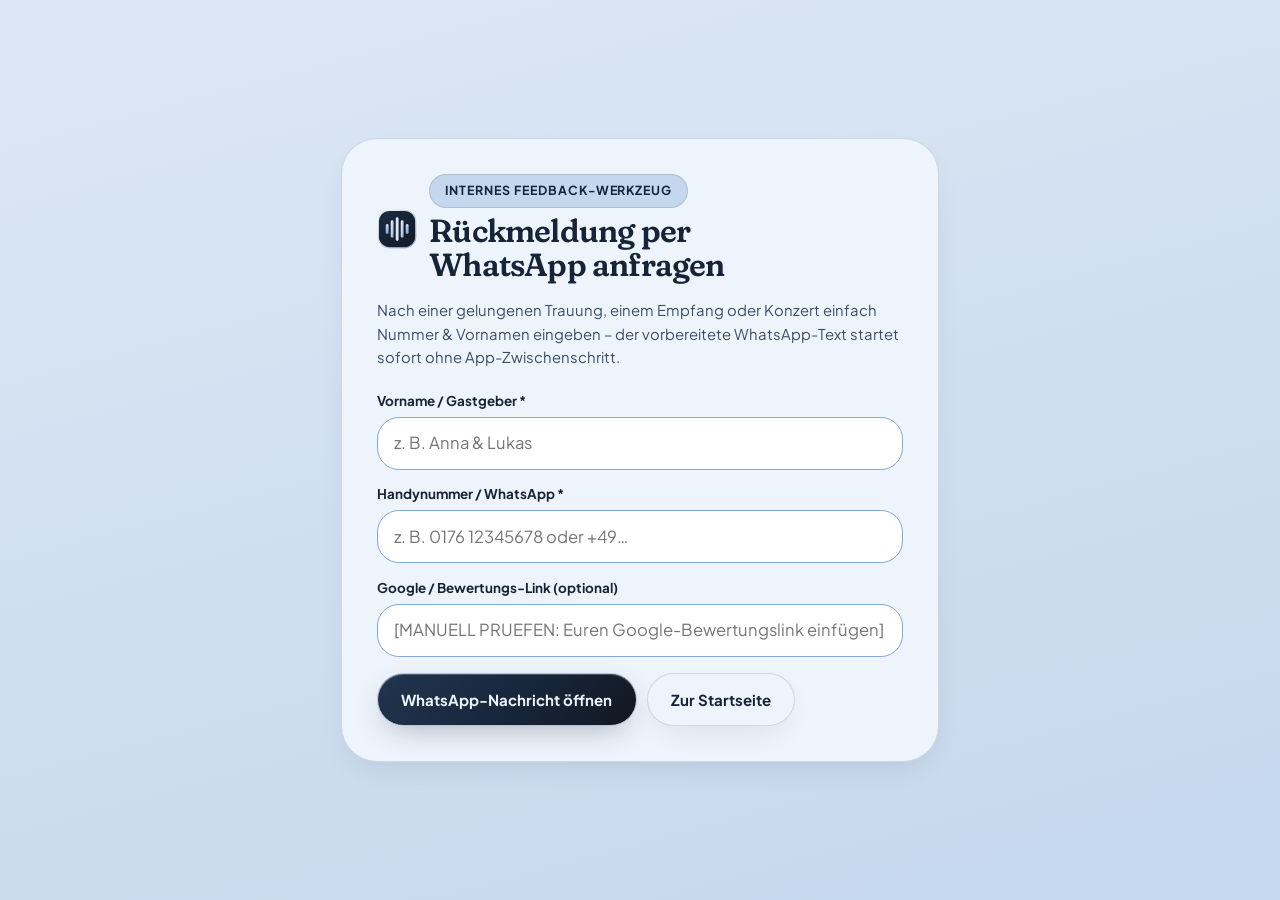
<file: bewertung.html>
<!DOCTYPE html>
<html lang="de">
<head>
  <meta charset="UTF-8" />
  <meta name="viewport" content="width=device-width, initial-scale=1.0" />
  <title>Feedback einholen – five elements (Intern)</title>
  <meta name="robots" content="noindex, nofollow" />
  <link rel="icon" type="image/svg+xml" href="/favicon.svg" />
  <link rel="preconnect" href="https://fonts.googleapis.com" />
  <link rel="preconnect" href="https://fonts.gstatic.com" crossorigin />
  <link href="https://fonts.googleapis.com/css2?family=Fraunces:opsz,SOFT,wght@9..144,100,600..700&family=Plus+Jakarta+Sans:wght@400;600;700&display=swap" rel="stylesheet" />
  <link rel="stylesheet" href="/style.css" />
</head>
<body class="section-periwinkle" style="min-height:100dvh; display:flex; align-items:center; padding-block:2rem;">
  <main class="container" style="max-width:680px;">
    <section class="wizard-card">
      <div style="display:flex; align-items:center; gap:0.75rem; margin-bottom:1rem;">
        <img src="/favicon.svg" alt="five elements Signet" width="40" height="40" style="border-radius:12px;" />
        <div>
          <span class="eyebrow">Internes Feedback-Werkzeug</span>
          <h1 class="display-title" style="font-size:clamp(1.4rem, 3vw, 2rem); color:var(--fe-midnight); margin-top:0.35rem;">
            Rückmeldung per WhatsApp anfragen
          </h1>
        </div>
      </div>

      <p style="margin:0 0 1.25rem; color:var(--fe-ink-muted); font-size:0.93rem;">
        Nach einer gelungenen Trauung, einem Empfang oder Konzert einfach Nummer &amp; Vornamen eingeben – der vorbereitete WhatsApp-Text startet sofort ohne App-Zwischenschritt.
      </p>

      <form id="reviewHelperForm" novalidate>
        <div class="form-field">
          <label for="customerName">Vorname / Gastgeber *</label>
          <input type="text" id="customerName" placeholder="z. B. Anna &amp; Lukas" required />
        </div>
        <div class="form-field">
          <label for="customerPhone">Handynummer / WhatsApp *</label>
          <input type="tel" id="customerPhone" inputmode="tel" placeholder="z. B. 0176 12345678 oder +49…" required />
        </div>
        <div class="form-field">
          <label for="reviewLinkInput">Google / Bewertungs-Link (optional)</label>
          <input type="url" id="reviewLinkInput" placeholder="[MANUELL PRUEFEN: Euren Google-Bewertungslink einfügen]" />
        </div>

        <div style="display:flex; flex-wrap:wrap; gap:0.65rem; margin-top:1rem;">
          <button type="submit" class="btn btn-primary">WhatsApp-Nachricht öffnen</button>
          <a href="/" class="btn btn-pastel">Zur Startseite</a>
        </div>
      </form>

      <div id="reviewStatusBox" class="form-feedback" hidden></div>
    </section>
  </main>
  <script defer src="/assets/js/bewertung.js"></script>
</body>
</html>
</file>
<file: style.css>
/* ==========================================================================
   five elements – DAS 5-STIMMEN A-CAPPELLA-ENSEMBLE
   Design-System & Stylesheet (v8.0 Bespoke Pastel-Silver Craft Edition)
   Farbwelt: Matte Pastell-Blautöne · Schiefer-Anthrazit · Gebürstetes Silber-Metallic
   ========================================================================== */

/* === 1. RESET & LENIS GUARD === */
html {
  box-sizing: border-box;
  scroll-behavior: auto !important;
  -webkit-text-size-adjust: 100%;
}

*,
*::before,
*::after {
  box-sizing: inherit;
}

body {
  margin: 0;
  padding: 0;
  overflow-x: hidden;
  background-color: var(--fe-canvas);
  color: var(--fe-ink);
  font-family: var(--font-body);
  font-size: var(--text-body);
  line-height: 1.58;
  -webkit-font-smoothing: antialiased;
  -moz-osx-font-smoothing: grayscale;
}

main {
  overflow-x: clip;
}

img,
svg,
canvas {
  display: block;
  max-width: 100%;
}

button,
input,
select,
textarea {
  font: inherit;
  color: inherit;
}

/* === 2. DESIGN TOKENS === */
:root {
  /* Matte Pastell-Blautöne & Frosted Layers */
  --fe-canvas: hsl(212, 54%, 91%);
  /* #dce8f5 */
  --fe-canvas-deep: hsl(212, 52%, 85%);
  /* #c4daf0 */
  --fe-surface: hsl(212, 62%, 96%);
  /* #edf4fc */
  --fe-surface-card: hsl(212, 56%, 94%);
  /* #e6f0fb */
  --fe-pastel-accent: hsl(212, 55%, 79%);
  /* #adc8e6 */
  --fe-pastel-denim: hsl(212, 48%, 67%);
  /* #82a7d1 */

  /* Leichte dunkle Akzente & weiches Schwarz / Anthrazit */
  --fe-midnight: hsl(215, 43%, 15%);
  /* #162438 */
  --fe-midnight-elevated: hsl(215, 40%, 21%);
  /* #20334d */
  --fe-charcoal: hsl(216, 28%, 10%);
  /* #12171f */
  --fe-slate-glass: hsla(215, 43%, 15%, 0.88);
  --fe-pastel-glass: hsla(212, 62%, 96%, 0.84);

  /* Silber-Metallic Verläufe & Borders */
  --fe-silver-solid: #e4ecf6;
  --fe-silver-mid: #b4c4d8;
  --fe-silver-dark: #7d93ae;
  --fe-silver-grad: linear-gradient(135deg, #ffffff 0%, #cddbef 36%, #99afc9 66%, #eef4fc 100%);
  --fe-silver-chip: linear-gradient(135deg, #22354f 0%, #162438 60%, #12171f 100%);
  --fe-border-pastel: rgba(22, 36, 56, 0.14);
  --fe-border-silver: rgba(205, 220, 238, 0.42);

  /* Inks (WCAG AA >= 4.5:1 geprüft) */
  --fe-ink: #131c29;
  --fe-ink-muted: #394e67;
  --fe-ink-on-dark: #edf4fc;
  --fe-ink-muted-dark: #b6c6da;

  /* Typografie */
  --font-display: 'Fraunces', Georgia, serif;
  --font-body: 'Plus Jakarta Sans', system-ui, -apple-system, sans-serif;

  /* Fluid Typografie via clamp() */
  --text-hero: clamp(2.05rem, 4.8vw, 4.15rem);
  --text-h2: clamp(1.65rem, 3.3vw, 2.85rem);
  --text-h3: clamp(1.18rem, 1.9vw, 1.55rem);
  --text-body: clamp(0.95rem, 0.91rem + 0.16vw, 1.05rem);
  --text-small: clamp(0.8125rem, 0.79rem + 0.08vw, 0.875rem);

  /* Radien (durchgehend abgerundet) */
  --radius-sm: 14px;
  --radius-md: 22px;
  --radius-lg: 28px;
  --radius-xl: 36px;
  --radius-pill: 9999px;

  /* Schatten (weich & matt) */
  --shadow-soft: 0 12px 32px -12px rgba(18, 28, 42, 0.12);
  --shadow-elevated: 0 20px 50px -18px rgba(18, 28, 42, 0.22);
  --shadow-silver: 0 10px 30px -10px rgba(18, 28, 42, 0.35), inset 0 1px 0 rgba(255, 255, 255, 0.22);

  /* Motion Timing (Emil Kowalski Craft) */
  --ease-expo: cubic-bezier(0.16, 1, 0.3, 1);
  --ease-spring: cubic-bezier(0.34, 1.56, 0.64, 1);
  --dur-fast: 160ms;
  --dur-ui: 240ms;
  --dur-smooth: 420ms;
}

/* === 3. ACCESSIBILITY & BASIS-TYPO === */
.skip-link {
  position: absolute;
  top: -120px;
  left: 1rem;
  z-index: 9999;
  padding: 0.75rem 1.25rem;
  border-radius: var(--radius-pill);
  background: var(--fe-midnight);
  color: var(--fe-ink-on-dark);
  border: 2px solid var(--fe-silver-mid);
  font-weight: 700;
  text-decoration: none;
  transition: top var(--dur-fast) var(--ease-expo);
}

.skip-link:focus {
  top: 1rem;
}

.sr-only {
  position: absolute;
  width: 1px;
  height: 1px;
  padding: 0;
  margin: -1px;
  overflow: hidden;
  clip: rect(0, 0, 0, 0);
  white-space: nowrap;
  border: 0;
}

:focus-visible {
  outline: 3px solid var(--fe-midnight);
  outline-offset: 3px;
}

.section-midnight :focus-visible,
.site-footer :focus-visible,
.mobile-drawer :focus-visible,
.chat-panel :focus-visible {
  outline: 3px solid var(--fe-pastel-accent);
  outline-offset: 3px;
}

.container {
  width: 100%;
  max-width: 1440px;
  margin-inline: auto;
  padding-inline: clamp(1rem, 3.2vw, 3.25rem);
}

.section-block {
  padding-block: clamp(3.5rem, 6.5vw, 6.25rem);
  position: relative;
  scroll-margin-top: 92px;
}

section[id],
div[id="budgetRechnerBox"] {
  scroll-margin-top: 92px;
}

.section-pastel {
  background-color: var(--fe-canvas);
  color: var(--fe-ink);
}

.section-frosted {
  background-color: var(--fe-surface);
  color: var(--fe-ink);
  border-block: 1px solid var(--fe-border-pastel);
}

.section-periwinkle {
  background: linear-gradient(165deg, var(--fe-canvas) 0%, var(--fe-canvas-deep) 100%);
  color: var(--fe-ink);
}

.section-midnight {
  background: radial-gradient(circle at 12% 15%, rgba(173, 200, 230, 0.14) 0%, transparent 45%),
    radial-gradient(circle at 88% 85%, rgba(130, 167, 209, 0.14) 0%, transparent 45%),
    linear-gradient(165deg, var(--fe-midnight) 0%, var(--fe-charcoal) 100%);
  color: var(--fe-ink-on-dark);
}

.eyebrow {
  display: inline-flex;
  align-items: center;
  gap: 0.5rem;
  padding: 0.38rem 0.9rem;
  border-radius: var(--radius-pill);
  font-size: 0.78rem;
  font-weight: 700;
  letter-spacing: 0.08em;
  text-transform: uppercase;
  background: var(--fe-canvas-deep);
  color: var(--fe-midnight);
  border: 1px solid var(--fe-border-pastel);
}

.section-midnight .eyebrow {
  background: rgba(173, 200, 230, 0.12);
  color: var(--fe-silver-solid);
  border: 1px solid var(--fe-border-silver);
}

.display-title {
  font-family: var(--font-display);
  font-variation-settings: "SOFT" 100, "WONK" 0;
  font-weight: 600;
  letter-spacing: -0.025em;
  line-height: 1.09;
  text-wrap: balance;
  margin: 0;
}

.section-title {
  font-size: var(--text-h2);
  margin-top: 0.85rem;
  margin-bottom: 0.75rem;
}

.section-lead {
  font-size: clamp(1rem, 1.1vw, 1.15rem);
  max-width: 62ch;
  color: var(--fe-ink-muted);
  margin: 0;
}

.section-midnight .section-lead {
  color: var(--fe-ink-muted-dark);
}

.silver-sheen {
  color: var(--fe-silver-solid);
  background: var(--fe-silver-grad);
  -webkit-background-clip: text;
  background-clip: text;
  -webkit-text-fill-color: transparent;
}

.silver-pill-accent {
  display: inline-block;
  padding: 0.1em 0.52em;
  border-radius: var(--radius-pill);
  background: var(--fe-silver-chip);
  color: var(--fe-silver-solid);
  border: 1px solid var(--fe-border-silver);
  box-shadow: 0 6px 18px -8px rgba(18, 28, 42, 0.35), inset 0 1px 0 rgba(255, 255, 255, 0.25);
}

.section-head {
  display: flex;
  flex-wrap: wrap;
  justify-content: space-between;
  align-items: flex-end;
  gap: 1.5rem;
  margin-bottom: clamp(2rem, 4vw, 3rem);
}

/* === 4. BUTTONS === */
.btn {
  display: inline-flex;
  align-items: center;
  justify-content: center;
  gap: 0.55rem;
  padding: 0.85rem 1.45rem;
  border-radius: var(--radius-pill);
  font-weight: 700;
  font-size: 0.94rem;
  text-decoration: none;
  border: 1.5px solid transparent;
  cursor: pointer;
  white-space: nowrap;
  transition: transform var(--dur-fast) var(--ease-expo),
    background-color var(--dur-ui) var(--ease-expo),
    border-color var(--dur-ui) var(--ease-expo),
    box-shadow var(--dur-ui) var(--ease-expo);
}

.btn:active {
  transform: scale(0.97);
}

.btn-primary {
  background: var(--fe-silver-chip);
  color: var(--fe-ink-on-dark);
  border-color: var(--fe-silver-mid);
  box-shadow: var(--shadow-silver);
}

.btn-primary:hover {
  transform: translateY(-2px);
  border-color: #ffffff;
  box-shadow: 0 14px 32px -10px rgba(18, 28, 42, 0.45);
}

.section-midnight .btn-primary {
  background: var(--fe-silver-grad);
  color: var(--fe-midnight);
  border-color: #ffffff;
}

.btn-pastel {
  background: var(--fe-surface);
  color: var(--fe-midnight);
  border-color: var(--fe-border-pastel);
  box-shadow: var(--shadow-soft);
}

.btn-pastel:hover {
  transform: translateY(-2px);
  background: #ffffff;
  border-color: var(--fe-midnight);
}

.btn-outline-light {
  background: rgba(255, 255, 255, 0.08);
  color: var(--fe-ink-on-dark);
  border-color: var(--fe-border-silver);
}

.btn-outline-light:hover {
  background: rgba(255, 255, 255, 0.16);
  border-color: #ffffff;
}

.btn-sm {
  padding: 0.58rem 1.05rem;
  font-size: 0.85rem;
}

/* === 5. NAVBAR (STICKY PILL <= 74PX, BREAKPOINT 1024PX) === */
.site-header {
  position: fixed;
  top: 0;
  left: 0;
  right: 0;
  z-index: 950;
  padding: 0.75rem clamp(0.75rem, 3vw, 2.5rem);
  pointer-events: none;
}

.navbar-pill {
  pointer-events: auto;
  max-width: 1440px;
  margin-inline: auto;
  height: 66px;
  padding-inline: 1rem 1.15rem;
  border-radius: var(--radius-pill);
  background: var(--fe-pastel-glass);
  backdrop-filter: blur(16px);
  -webkit-backdrop-filter: blur(16px);
  border: 1.5px solid rgba(255, 255, 255, 0.78);
  box-shadow: 0 12px 32px -14px rgba(18, 28, 42, 0.2), inset 0 1px 0 rgba(255, 255, 255, 0.8);
  display: flex;
  align-items: center;
  justify-content: space-between;
  gap: 1rem;
  transition: background-color var(--dur-ui) var(--ease-expo),
    border-color var(--dur-ui) var(--ease-expo),
    box-shadow var(--dur-ui) var(--ease-expo);
}

.site-header.is-scrolled .navbar-pill {
  background: var(--fe-slate-glass);
  border-color: var(--fe-border-silver);
  color: var(--fe-ink-on-dark);
  box-shadow: var(--shadow-elevated);
}

.brand-link {
  display: inline-flex;
  align-items: center;
  gap: 0.7rem;
  text-decoration: none;
  color: inherit;
  flex-shrink: 0;
}

.brand-mark {
  width: 40px;
  height: 40px;
  border-radius: 13px;
  flex-shrink: 0;
}

.brand-text-wrap {
  display: flex;
  flex-direction: column;
  line-height: 1.05;
}

.brand-name {
  font-family: var(--font-display);
  font-size: 1.22rem;
  font-weight: 700;
  letter-spacing: -0.02em;
  white-space: nowrap;
}

.brand-sub {
  font-size: 0.68rem;
  font-weight: 700;
  letter-spacing: 0.08em;
  text-transform: uppercase;
  opacity: 0.75;
  white-space: nowrap;
}

.nav-links {
  display: flex;
  align-items: center;
  gap: 0.25rem;
  list-style: none;
  margin: 0;
  padding: 0;
}

.nav-links a {
  display: inline-block;
  padding: 0.45rem 0.78rem;
  border-radius: var(--radius-pill);
  font-size: 0.875rem;
  font-weight: 600;
  text-decoration: none;
  color: inherit;
  white-space: nowrap;
  transition: background-color var(--dur-fast) var(--ease-expo), color var(--dur-fast) var(--ease-expo);
}

.nav-links a:hover {
  background: rgba(22, 36, 56, 0.09);
}

.site-header.is-scrolled .nav-links a:hover {
  background: rgba(237, 244, 252, 0.14);
}

.nav-actions {
  display: flex;
  align-items: center;
  gap: 0.6rem;
  flex-shrink: 0;
}

.nav-cta-btn {
  padding: 0.56rem 1.15rem;
  font-size: 0.86rem;
}

.site-header.is-scrolled .nav-cta-btn {
  background: var(--fe-silver-grad);
  color: var(--fe-midnight);
  border-color: #ffffff;
}

.hamburger-btn {
  display: none;
  width: 44px;
  height: 44px;
  border-radius: var(--radius-pill);
  border: 1.5px solid var(--fe-border-pastel);
  background: var(--fe-surface);
  color: var(--fe-midnight);
  align-items: center;
  justify-content: center;
  flex-direction: column;
  gap: 5px;
  cursor: pointer;
  padding: 0;
}

.site-header.is-scrolled .hamburger-btn {
  background: var(--fe-midnight-elevated);
  border-color: var(--fe-border-silver);
  color: var(--fe-ink-on-dark);
}

.hamburger-line {
  width: 19px;
  height: 2px;
  border-radius: 2px;
  background: currentColor;
  transition: transform var(--dur-ui) var(--ease-expo), opacity var(--dur-fast) var(--ease-expo);
}

@media (max-width: 1024px) {

  .nav-links,
  .nav-cta-desktop {
    display: none;
  }

  .hamburger-btn {
    display: inline-flex;
  }
}

/* Mobile Drawer */
.mobile-drawer {
  position: fixed;
  inset: 0;
  z-index: 1200;
  background: linear-gradient(165deg, var(--fe-midnight) 0%, var(--fe-charcoal) 100%);
  color: var(--fe-ink-on-dark);
  padding: 1.5rem clamp(1.25rem, 4vw, 2.5rem);
  display: flex;
  flex-direction: column;
  justify-content: space-between;
  opacity: 0;
  visibility: hidden;
  pointer-events: none;
  transform: translateY(-10px);
  transition: opacity var(--dur-ui) var(--ease-expo),
    transform var(--dur-ui) var(--ease-expo),
    visibility var(--dur-ui);
}

.mobile-drawer.is-open {
  opacity: 1;
  visibility: visible;
  pointer-events: auto;
  transform: translateY(0);
}

.mobile-drawer-head {
  display: flex;
  align-items: center;
  justify-content: space-between;
}

.drawer-close-btn {
  width: 44px;
  height: 44px;
  border-radius: var(--radius-pill);
  border: 1.5px solid var(--fe-border-silver);
  background: rgba(255, 255, 255, 0.08);
  color: var(--fe-ink-on-dark);
  font-size: 1.35rem;
  cursor: pointer;
}

.mobile-nav-list {
  list-style: none;
  margin: 1.5rem 0;
  padding: 0;
  display: grid;
  gap: 0.65rem;
}

.mobile-nav-list a {
  display: flex;
  align-items: center;
  justify-content: space-between;
  padding: 0.95rem 1.2rem;
  border-radius: var(--radius-md);
  background: rgba(237, 244, 252, 0.06);
  border: 1px solid rgba(205, 220, 238, 0.16);
  color: var(--fe-ink-on-dark);
  text-decoration: none;
  font-weight: 700;
  font-size: 1.08rem;
}

/* === 6. HERO SECTION === */
.hero-section {
  min-height: 100dvh;
  padding-top: clamp(5.5rem, 8.2vw, 6.5rem);
  padding-bottom: clamp(4rem, 6vw, 5.5rem);
  background:
    radial-gradient(circle at 15% 18%, rgba(255, 255, 255, 0.68) 0%, transparent 45%),
    radial-gradient(circle at 86% 24%, rgba(130, 167, 209, 0.36) 0%, transparent 44%),
    linear-gradient(155deg, var(--fe-surface) 0%, var(--fe-canvas) 54%, var(--fe-canvas-deep) 100%);
  display: flex;
  align-items: center;
}

.hero-grid {
  display: grid;
  grid-template-columns: minmax(0, 1.15fr) minmax(0, 0.92fr);
  gap: clamp(1.75rem, 4vw, 3.75rem);
  align-items: center;
}

.hero-badges {
  display: flex;
  flex-wrap: wrap;
  gap: 0.55rem;
  margin-bottom: 1.1rem;
}

.greeting-pill {
  display: inline-flex;
  align-items: center;
  gap: 0.45rem;
  padding: 0.38rem 0.88rem;
  border-radius: var(--radius-pill);
  font-size: 0.8rem;
  font-weight: 600;
  background: var(--fe-silver-chip);
  color: var(--fe-silver-solid);
  border: 1px solid var(--fe-border-silver);
}

.greeting-dot {
  width: 8px;
  height: 8px;
  border-radius: 50%;
  background: #a5d4ff;
  box-shadow: 0 0 0 4px rgba(165, 212, 255, 0.25);
}

.hero-h1 {
  font-size: var(--text-hero);
  color: var(--fe-midnight);
  margin-bottom: 1rem;
}

.hero-sub {
  font-size: clamp(1rem, 1.25vw, 1.18rem);
  color: var(--fe-ink-muted);
  max-width: 56ch;
  margin: 0 0 1.5rem;
}

.hero-cta-row {
  display: flex;
  flex-wrap: wrap;
  gap: 0.8rem;
  margin-bottom: 1.5rem;
}

.hero-trust-strip {
  display: grid;
  grid-template-columns: repeat(3, minmax(0, 1fr));
  gap: 0.75rem;
  padding: 0.95rem 1.1rem;
  border-radius: var(--radius-lg);
  background: rgba(255, 255, 255, 0.55);
  border: 1.5px solid rgba(255, 255, 255, 0.85);
  box-shadow: var(--shadow-soft);
}

.trust-metric {
  min-width: 0;
}

.trust-val {
  display: block;
  font-family: var(--font-display);
  font-size: clamp(1.1rem, 1.6vw, 1.45rem);
  font-weight: 700;
  color: var(--fe-midnight);
}

.trust-lbl {
  display: block;
  font-size: 0.78rem;
  font-weight: 600;
  color: var(--fe-ink-muted);
}

.domspatzen-clarification {
  margin-top: 1rem;
  padding: 0.72rem 1rem;
  border-radius: var(--radius-md);
  background: rgba(173, 200, 230, 0.32);
  border: 1px solid var(--fe-border-pastel);
  font-size: 0.82rem;
  color: var(--fe-midnight);
}

/* Hero Visual Card */
.hero-visual-card {
  position: relative;
  border-radius: var(--radius-xl);
  padding: 0.85rem;
  background: var(--fe-silver-chip);
  border: 1.5px solid var(--fe-border-silver);
  box-shadow: var(--shadow-elevated);
}

.hero-media-wrap {
  position: relative;
  border-radius: var(--radius-lg);
  overflow: hidden;
  aspect-ratio: 4 / 3;
  background: var(--fe-midnight-elevated);
}

.hero-media-wrap img {
  width: 100%;
  height: 100%;
  object-fit: cover;
  object-position: center 24%;
}

.hero-media-overlay {
  position: absolute;
  inset: auto 0 0 0;
  padding: 1.25rem 1rem 0.9rem;
  background: linear-gradient(to top, rgba(16, 25, 38, 0.92) 0%, rgba(16, 25, 38, 0.52) 60%, transparent 100%);
  color: var(--fe-ink-on-dark);
  display: flex;
  flex-wrap: wrap;
  align-items: center;
  justify-content: space-between;
  gap: 0.75rem;
}

.hero-wave-chip {
  display: inline-flex;
  align-items: center;
  gap: 0.55rem;
  font-size: 0.84rem;
  font-weight: 700;
}

.eq-bars {
  display: inline-flex;
  align-items: flex-end;
  gap: 3px;
  height: 18px;
}

.eq-bars span {
  width: 3px;
  border-radius: 3px;
  background: var(--fe-pastel-accent);
  animation: eqPulse 1.3s ease-in-out infinite alternate;
}

.eq-bars span:nth-child(1) {
  height: 7px;
  animation-delay: 0s;
}

.eq-bars span:nth-child(2) {
  height: 14px;
  animation-delay: 0.15s;
  background: #ffffff;
}

.eq-bars span:nth-child(3) {
  height: 18px;
  animation-delay: 0.3s;
}

.eq-bars span:nth-child(4) {
  height: 12px;
  animation-delay: 0.45s;
  background: #ffffff;
}

.eq-bars span:nth-child(5) {
  height: 8px;
  animation-delay: 0.6s;
}

@keyframes eqPulse {
  from {
    transform: scaleY(0.55);
    opacity: 0.75;
  }

  to {
    transform: scaleY(1.05);
    opacity: 1;
  }
}

.hero-float-badges {
  display: grid;
  grid-template-columns: repeat(2, minmax(0, 1fr));
  gap: 0.65rem;
  margin-top: 0.75rem;
}

.hero-mini-box {
  padding: 0.75rem 0.9rem;
  border-radius: var(--radius-md);
  background: rgba(237, 244, 252, 0.08);
  border: 1px solid var(--fe-border-silver);
  color: var(--fe-ink-on-dark);
}

.hero-mini-box strong {
  display: block;
  font-size: 0.88rem;
  color: var(--fe-silver-solid);
}

.hero-mini-box span {
  font-size: 0.78rem;
  color: var(--fe-ink-muted-dark);
}

/* === 7. IDIOTENSICHERE SCHNELLSUCHE (#schnellsuche) === */
.quick-finder-section {
  padding-block: clamp(1.75rem, 3.5vw, 2.75rem);
  background: var(--fe-surface);
  border-block: 1px solid var(--fe-border-pastel);
}

.finder-card {
  border-radius: var(--radius-xl);
  padding: clamp(1.25rem, 2.8vw, 2.1rem);
  background: linear-gradient(145deg, #ffffff 0%, var(--fe-surface-card) 100%);
  border: 1.5px solid var(--fe-border-pastel);
  box-shadow: var(--shadow-soft);
}

.finder-top-row {
  display: flex;
  flex-wrap: wrap;
  gap: 1rem;
  align-items: center;
  justify-content: space-between;
  margin-bottom: 1rem;
}

.finder-search-wrap {
  position: relative;
  flex: 1 1 320px;
  max-width: 540px;
}

.finder-input {
  width: 100%;
  padding: 0.88rem 1.2rem 0.88rem 2.8rem;
  border-radius: var(--radius-pill);
  border: 1.5px solid var(--fe-pastel-denim);
  background: #ffffff;
  color: var(--fe-ink);
  font-size: 0.95rem;
  transition: border-color var(--dur-fast) var(--ease-expo), box-shadow var(--dur-fast) var(--ease-expo);
}

.finder-input:focus {
  outline: none;
  border-color: var(--fe-midnight);
  box-shadow: 0 0 0 4px rgba(173, 200, 230, 0.45);
}

.finder-search-icon {
  position: absolute;
  left: 1rem;
  top: 50%;
  transform: translateY(-50%);
  color: var(--fe-ink-muted);
  pointer-events: none;
}

.finder-chips {
  display: flex;
  flex-wrap: wrap;
  gap: 0.5rem;
  margin-bottom: 1rem;
}

.finder-chip {
  padding: 0.46rem 0.95rem;
  border-radius: var(--radius-pill);
  border: 1px solid var(--fe-border-pastel);
  background: var(--fe-canvas);
  color: var(--fe-midnight);
  font-size: 0.82rem;
  font-weight: 700;
  cursor: pointer;
  transition: background-color var(--dur-fast) var(--ease-expo), color var(--dur-fast) var(--ease-expo), transform var(--dur-fast) var(--ease-expo);
}

.finder-chip:hover,
.finder-chip.is-active {
  background: var(--fe-midnight);
  color: var(--fe-ink-on-dark);
}

.finder-results {
  display: grid;
  grid-template-columns: repeat(auto-fit, minmax(220px, 1fr));
  gap: 0.75rem;
}

.finder-result-item {
  display: flex;
  flex-direction: column;
  justify-content: space-between;
  gap: 0.35rem;
  padding: 0.95rem 1.1rem;
  border-radius: var(--radius-md);
  background: var(--fe-canvas);
  border: 1px solid var(--fe-border-pastel);
  text-decoration: none;
  color: var(--fe-ink);
  transition: transform var(--dur-fast) var(--ease-expo), border-color var(--dur-fast) var(--ease-expo), background-color var(--dur-fast) var(--ease-expo);
}

.finder-result-item:hover {
  transform: translateY(-2px);
  background: var(--fe-canvas-deep);
  border-color: var(--fe-midnight);
}

.finder-result-item strong {
  font-size: 0.94rem;
  color: var(--fe-midnight);
}

.finder-result-item span {
  font-size: 0.81rem;
  color: var(--fe-ink-muted);
}

.finder-result-item[hidden] {
  display: none;
}

/* === 8. DAS KLANGPULT & WUNSCHSONG-ATELIER (#klangpult) === */
.klangpult-panel {
  border-radius: var(--radius-xl);
  padding: clamp(1.25rem, 3vw, 2.5rem);
  background: rgba(255, 255, 255, 0.05);
  border: 1.5px solid var(--fe-border-silver);
  box-shadow: var(--shadow-elevated);
}

.track-selector-row {
  display: flex;
  flex-wrap: wrap;
  justify-content: space-between;
  align-items: center;
  gap: 1rem;
  margin-bottom: 1.35rem;
}

.track-pills {
  display: flex;
  flex-wrap: wrap;
  gap: 0.55rem;
}

.track-btn {
  padding: 0.62rem 1.05rem;
  border-radius: var(--radius-pill);
  border: 1px solid var(--fe-border-silver);
  background: rgba(237, 244, 252, 0.06);
  color: var(--fe-ink-on-dark);
  font-size: 0.84rem;
  font-weight: 600;
  cursor: pointer;
  transition: background-color var(--dur-fast) var(--ease-expo), color var(--dur-fast) var(--ease-expo), transform var(--dur-fast) var(--ease-expo);
}

.track-btn:hover {
  background: rgba(173, 200, 230, 0.2);
}

.track-btn.is-active {
  background: var(--fe-silver-grad);
  color: var(--fe-midnight);
  border-color: #ffffff;
  font-weight: 700;
}

.canvas-stage {
  position: relative;
  border-radius: var(--radius-lg);
  overflow: hidden;
  border: 1px solid var(--fe-border-silver);
  background: radial-gradient(circle at 50% 50%, rgba(130, 167, 209, 0.16) 0%, rgba(16, 24, 36, 0.92) 85%);
  height: clamp(175px, 24vw, 240px);
  margin-bottom: 1.35rem;
}

#resonanceCanvas {
  width: 100%;
  height: 100%;
  display: block;
}

.canvas-meta {
  position: absolute;
  left: 1rem;
  right: 1rem;
  bottom: 0.75rem;
  display: flex;
  flex-wrap: wrap;
  justify-content: space-between;
  align-items: center;
  gap: 0.5rem;
  font-size: 0.78rem;
  color: var(--fe-ink-muted-dark);
  pointer-events: none;
}

.steles-grid {
  display: grid;
  grid-template-columns: repeat(5, minmax(0, 1fr));
  gap: 0.85rem;
  margin-bottom: 1.5rem;
}

.voice-stele {
  padding: 1rem;
  border-radius: var(--radius-md);
  background: rgba(237, 244, 252, 0.06);
  border: 1.5px solid var(--fe-border-silver);
  display: flex;
  flex-direction: column;
  justify-content: space-between;
  gap: 0.75rem;
  min-width: 0;
  transition: transform var(--dur-fast) var(--ease-expo), border-color var(--dur-fast) var(--ease-expo), opacity var(--dur-fast) var(--ease-expo), background-color var(--dur-fast) var(--ease-expo);
}

.voice-stele.is-muted {
  opacity: 0.48;
}

.voice-stele.is-solo {
  background: rgba(173, 200, 230, 0.18);
  border-color: #ffffff;
}

.voice-stele-head strong {
  display: block;
  font-size: 0.96rem;
  color: var(--fe-silver-solid);
}

.voice-stele-head span {
  display: block;
  font-size: 0.78rem;
  color: var(--fe-ink-muted-dark);
}

.stele-actions {
  display: flex;
  gap: 0.45rem;
}

.stele-toggle {
  flex: 1;
  padding: 0.45rem 0.55rem;
  border-radius: var(--radius-pill);
  border: 1px solid var(--fe-border-silver);
  background: rgba(255, 255, 255, 0.08);
  color: var(--fe-ink-on-dark);
  font-size: 0.76rem;
  font-weight: 700;
  cursor: pointer;
  transition: background-color var(--dur-fast) var(--ease-expo), color var(--dur-fast) var(--ease-expo);
}

.stele-toggle[aria-pressed="true"] {
  background: var(--fe-pastel-accent);
  color: var(--fe-midnight);
  border-color: #ffffff;
}

.repertoire-wishlist-bar {
  display: grid;
  grid-template-columns: minmax(0, 1.15fr) minmax(0, 1fr);
  gap: 1.25rem;
  align-items: center;
  padding-top: 1.35rem;
  border-top: 1px solid var(--fe-border-silver);
}

.genre-badges {
  display: flex;
  flex-wrap: wrap;
  gap: 0.45rem;
  margin-top: 0.65rem;
}

.genre-badge {
  padding: 0.36rem 0.8rem;
  border-radius: var(--radius-pill);
  font-size: 0.78rem;
  font-weight: 600;
  background: rgba(237, 244, 252, 0.09);
  border: 1px solid var(--fe-border-silver);
  color: var(--fe-silver-solid);
}

.wishlist-input-group {
  display: flex;
  flex-wrap: wrap;
  gap: 0.55rem;
}

.wishlist-input-group input {
  flex: 1 1 200px;
  padding: 0.76rem 1.1rem;
  border-radius: var(--radius-pill);
  border: 1.5px solid var(--fe-border-silver);
  background: rgba(18, 25, 34, 0.7);
  color: var(--fe-ink-on-dark);
}

/* === 9. ENSEMBLE PROFILE & PERSÖNLICHKEITSTOOL (#ensemble) === */
.ensemble-story-grid {
  display: grid;
  grid-template-columns: minmax(0, 1.1fr) minmax(0, 0.9fr);
  gap: clamp(1.25rem, 3vw, 2.5rem);
  margin-bottom: 2.5rem;
  align-items: stretch;
}

.story-card,
.personality-card {
  border-radius: var(--radius-xl);
  padding: clamp(1.35rem, 3vw, 2.25rem);
  background: var(--fe-surface);
  border: 1.5px solid var(--fe-border-pastel);
  box-shadow: var(--shadow-soft);
}

.personality-card {
  background: linear-gradient(155deg, var(--fe-midnight) 0%, var(--fe-charcoal) 100%);
  color: var(--fe-ink-on-dark);
  border-color: var(--fe-border-silver);
}

.vibe-picker {
  display: grid;
  grid-template-columns: repeat(2, minmax(0, 1fr));
  gap: 0.55rem;
  margin-block: 1rem;
}

.vibe-btn {
  text-align: left;
  padding: 0.72rem 0.9rem;
  border-radius: var(--radius-md);
  border: 1px solid var(--fe-border-silver);
  background: rgba(237, 244, 252, 0.08);
  color: var(--fe-ink-on-dark);
  font-size: 0.84rem;
  font-weight: 600;
  cursor: pointer;
  transition: background-color var(--dur-fast) var(--ease-expo), color var(--dur-fast) var(--ease-expo), border-color var(--dur-fast) var(--ease-expo);
}

.vibe-btn.is-active {
  background: var(--fe-pastel-accent);
  color: var(--fe-midnight);
  border-color: #ffffff;
}

.vibe-output {
  padding: 1rem 1.15rem;
  border-radius: var(--radius-md);
  background: rgba(237, 244, 252, 0.08);
  border: 1px solid var(--fe-border-silver);
  font-size: 0.9rem;
}

.members-grid {
  display: grid;
  grid-template-columns: repeat(5, minmax(0, 1fr));
  gap: 0.95rem;
}

.member-card {
  border-radius: var(--radius-lg);
  padding: 1.2rem;
  background: var(--fe-surface);
  border: 1.5px solid var(--fe-border-pastel);
  box-shadow: var(--shadow-soft);
  display: flex;
  flex-direction: column;
  justify-content: space-between;
  gap: 0.85rem;
  min-width: 0;
  transition: transform var(--dur-ui) var(--ease-expo), border-color var(--dur-ui) var(--ease-expo);
}

.member-card:hover {
  transform: translateY(-4px);
  border-color: var(--fe-midnight);
}

.member-card.is-featured {
  background: linear-gradient(160deg, var(--fe-surface) 0%, var(--fe-canvas-deep) 100%);
  border-color: var(--fe-pastel-denim);
}

.member-avatar-ring {
  width: 52px;
  height: 52px;
  border-radius: 18px;
  background: var(--fe-silver-chip);
  color: var(--fe-silver-solid);
  border: 1.5px solid var(--fe-border-silver);
  display: grid;
  place-items: center;
  font-family: var(--font-display);
  font-weight: 700;
  font-size: 1.15rem;
}

.member-role-badge {
  display: inline-block;
  font-size: 0.74rem;
  font-weight: 700;
  padding: 0.25rem 0.65rem;
  border-radius: var(--radius-pill);
  background: var(--fe-canvas-deep);
  color: var(--fe-midnight);
}

.member-meta-list {
  margin: 0;
  padding: 0;
  list-style: none;
  display: grid;
  gap: 0.45rem;
  font-size: 0.81rem;
  color: var(--fe-ink-muted);
}

.member-meta-list strong {
  color: var(--fe-midnight);
}

/* === 10. ANLÄSSE & UNGEWÖHNLICHE ORTE (#anlaesse) === */
.occasions-grid {
  display: grid;
  grid-template-columns: repeat(3, minmax(0, 1fr));
  gap: 1rem;
}

.occasion-card {
  border-radius: var(--radius-lg);
  padding: 1.45rem;
  background: var(--fe-surface);
  border: 1.5px solid var(--fe-border-pastel);
  box-shadow: var(--shadow-soft);
  display: flex;
  flex-direction: column;
  justify-content: space-between;
  gap: 0.65rem;
  transition: transform var(--dur-ui) var(--ease-expo), border-color var(--dur-ui) var(--ease-expo);
}

.occasion-card:hover {
  transform: translateY(-4px);
  border-color: var(--fe-midnight);
}

.occasion-card.is-highlight {
  background: var(--fe-silver-chip);
  color: var(--fe-ink-on-dark);
  border-color: var(--fe-border-silver);
  grid-column: span 2;
}

.occasion-card.is-highlight p {
  color: var(--fe-ink-muted-dark);
}

.hall-banner {
  margin-top: 1.5rem;
  border-radius: var(--radius-xl);
  overflow: hidden;
  display: grid;
  grid-template-columns: minmax(0, 1.05fr) minmax(0, 1fr);
  background: var(--fe-surface);
  border: 1.5px solid var(--fe-border-pastel);
  box-shadow: var(--shadow-soft);
}

.hall-banner-media {
  min-height: 220px;
}

.hall-banner-media img {
  width: 100%;
  height: 100%;
  object-fit: cover;
}

.hall-banner-copy {
  padding: clamp(1.35rem, 3vw, 2.25rem);
  display: flex;
  flex-direction: column;
  justify-content: center;
  gap: 0.75rem;
}

/* === 11. PAKETE, DASEINSZEIT & MAXIMALBUDGET (#pakete) === */
.pricing-grid {
  display: grid;
  grid-template-columns: repeat(3, minmax(0, 1fr));
  gap: 1.15rem;
  margin-bottom: 1.75rem;
}

.price-card {
  border-radius: var(--radius-xl);
  padding: clamp(1.35rem, 2.8vw, 2rem);
  background: var(--fe-surface);
  border: 1.5px solid var(--fe-border-pastel);
  box-shadow: var(--shadow-soft);
  display: flex;
  flex-direction: column;
  justify-content: space-between;
  gap: 1rem;
  min-width: 0;
}

.price-card.is-featured {
  background: var(--fe-silver-chip);
  color: var(--fe-ink-on-dark);
  border-color: var(--fe-border-silver);
  box-shadow: var(--shadow-elevated);
}

.price-card.is-featured .price-note,
.price-card.is-featured li {
  color: var(--fe-ink-muted-dark);
}

.price-amount {
  font-family: var(--font-display);
  font-size: clamp(1.85rem, 3vw, 2.5rem);
  font-weight: 700;
  line-height: 1.05;
}

.price-list {
  margin: 0;
  padding: 0;
  list-style: none;
  display: grid;
  gap: 0.45rem;
  font-size: 0.9rem;
}

.price-list li::before {
  content: "✓ ";
  font-weight: 700;
  color: var(--fe-pastel-denim);
}

.transparency-budget-grid {
  display: grid;
  grid-template-columns: minmax(0, 0.95fr) minmax(0, 1.05fr);
  gap: 1.15rem;
}

.explainer-card,
.budget-card {
  border-radius: var(--radius-xl);
  padding: clamp(1.35rem, 3vw, 2.1rem);
  background: var(--fe-surface);
  border: 1.5px solid var(--fe-border-pastel);
  box-shadow: var(--shadow-soft);
}

.budget-card {
  background: linear-gradient(150deg, var(--fe-canvas) 0%, var(--fe-surface) 100%);
  border-color: var(--fe-pastel-denim);
}

.budget-range-row {
  display: flex;
  flex-wrap: wrap;
  align-items: center;
  gap: 1rem;
  margin-block: 1rem;
}

.budget-slider {
  flex: 1 1 200px;
  accent-color: var(--fe-midnight);
  height: 8px;
}

.budget-readout {
  padding: 0.45rem 1rem;
  border-radius: var(--radius-pill);
  background: var(--fe-midnight);
  color: var(--fe-silver-solid);
  font-family: var(--font-display);
  font-weight: 700;
  font-size: 1.2rem;
}

.budget-proposal {
  padding: 1rem 1.15rem;
  border-radius: var(--radius-md);
  background: #ffffff;
  border: 1px solid var(--fe-border-pastel);
  margin-bottom: 1rem;
}

/* === 12. PFLICHTEN-CHECKLISTE & GEMA (#pflichten) === */
.checklist-grid {
  display: grid;
  grid-template-columns: repeat(5, minmax(0, 1fr));
  gap: 0.95rem;
}

.duty-card {
  border-radius: var(--radius-lg);
  padding: 1.25rem;
  background: var(--fe-surface);
  border: 1.5px solid var(--fe-border-pastel);
  box-shadow: var(--shadow-soft);
  display: flex;
  flex-direction: column;
  justify-content: space-between;
  gap: 0.65rem;
  min-width: 0;
}

.duty-num {
  width: 34px;
  height: 34px;
  border-radius: var(--radius-pill);
  background: var(--fe-midnight);
  color: var(--fe-silver-solid);
  display: grid;
  place-items: center;
  font-weight: 700;
  font-size: 0.85rem;
}

.gema-switch {
  display: grid;
  gap: 0.4rem;
  margin-top: 0.5rem;
}

.gema-opt {
  text-align: left;
  padding: 0.55rem 0.75rem;
  border-radius: var(--radius-sm);
  border: 1px solid var(--fe-border-pastel);
  background: var(--fe-canvas);
  color: var(--fe-midnight);
  font-size: 0.78rem;
  font-weight: 700;
  cursor: pointer;
}

.gema-opt.is-active {
  background: var(--fe-midnight);
  color: var(--fe-silver-solid);
  border-color: var(--fe-midnight);
}

/* === 13. SPENDEN & IBAN (#spenden) === */
.donation-grid {
  display: grid;
  grid-template-columns: minmax(0, 1.05fr) minmax(0, 0.95fr);
  gap: clamp(1.25rem, 3.5vw, 2.75rem);
  align-items: center;
}

.iban-card {
  border-radius: var(--radius-xl);
  padding: clamp(1.35rem, 3vw, 2.2rem);
  background: linear-gradient(145deg, rgba(255, 255, 255, 0.14) 0%, rgba(173, 200, 230, 0.08) 100%);
  border: 1.5px solid var(--fe-border-silver);
  box-shadow: var(--shadow-elevated);
}

.iban-row {
  display: flex;
  flex-wrap: wrap;
  align-items: center;
  justify-content: space-between;
  gap: 0.75rem;
  padding: 0.95rem 1.15rem;
  border-radius: var(--radius-md);
  background: rgba(16, 24, 36, 0.72);
  border: 1px solid var(--fe-border-silver);
  margin-block: 1rem;
}

.iban-code {
  font-family: ui-monospace, SFMono-Regular, Menlo, monospace;
  font-size: clamp(0.86rem, 1.1vw, 1rem);
  color: #ffffff;
  word-break: break-all;
}

/* === 14. 3-SCHRITTE ANFRAGE & KARTE (#kontakt) === */
.contact-layout {
  display: grid;
  grid-template-columns: minmax(0, 1.2fr) minmax(0, 0.85fr);
  gap: clamp(1.25rem, 3vw, 2.5rem);
  align-items: start;
}

.wizard-card,
.contact-info-card {
  border-radius: var(--radius-xl);
  padding: clamp(1.35rem, 3vw, 2.2rem);
  background: var(--fe-surface);
  border: 1.5px solid var(--fe-border-pastel);
  box-shadow: var(--shadow-soft);
}

.wizard-progress {
  display: grid;
  grid-template-columns: repeat(3, minmax(0, 1fr));
  gap: 0.5rem;
  margin-bottom: 1.5rem;
}

.wizard-step-tab {
  padding: 0.62rem 0.75rem;
  border-radius: var(--radius-pill);
  border: 1px solid var(--fe-border-pastel);
  background: var(--fe-canvas);
  color: var(--fe-ink-muted);
  font-size: 0.8rem;
  font-weight: 700;
  cursor: pointer;
}

.wizard-step-tab.is-active {
  background: var(--fe-midnight);
  color: var(--fe-silver-solid);
}

.wizard-panel {
  display: none;
}

.wizard-panel.is-active {
  display: block;
}

.option-grid {
  display: grid;
  grid-template-columns: repeat(2, minmax(0, 1fr));
  gap: 0.65rem;
  margin-bottom: 1rem;
}

.option-choice {
  padding: 0.85rem 1rem;
  border-radius: var(--radius-md);
  border: 1.5px solid var(--fe-border-pastel);
  background: #ffffff;
  color: var(--fe-ink);
  font-weight: 600;
  font-size: 0.88rem;
  text-align: left;
  cursor: pointer;
  transition: border-color var(--dur-fast) var(--ease-expo), background-color var(--dur-fast) var(--ease-expo);
}

.option-choice.is-selected {
  background: var(--fe-midnight);
  color: var(--fe-ink-on-dark);
  border-color: var(--fe-midnight);
}

.form-grid {
  display: grid;
  grid-template-columns: repeat(2, minmax(0, 1fr));
  gap: 0.85rem;
}

.form-field {
  display: flex;
  flex-direction: column;
  gap: 0.35rem;
  margin-bottom: 0.85rem;
}

.form-field.is-full {
  grid-column: 1 / -1;
}

.form-field label {
  font-size: 0.84rem;
  font-weight: 700;
  color: var(--fe-midnight);
}

.form-field input,
.form-field select,
.form-field textarea {
  width: 100%;
  padding: 0.78rem 1rem;
  border-radius: var(--radius-md);
  border: 1.5px solid var(--fe-pastel-denim);
  background: #ffffff;
  color: var(--fe-ink);
}

.wizard-nav-row {
  display: flex;
  flex-wrap: wrap;
  justify-content: space-between;
  gap: 0.75rem;
  margin-top: 1.25rem;
}

.form-feedback {
  margin-top: 1rem;
  padding: 1rem 1.15rem;
  border-radius: var(--radius-md);
  background: var(--fe-canvas);
  border: 1.5px solid var(--fe-midnight);
}

.two-click-map {
  margin-top: 1.15rem;
  border-radius: var(--radius-lg);
  overflow: hidden;
  border: 1.5px solid var(--fe-border-pastel);
  background: var(--fe-canvas);
  min-height: 230px;
  display: flex;
  align-items: center;
  justify-content: center;
}

.map-placeholder {
  padding: 1.35rem;
  text-align: center;
}

.map-iframe {
  width: 100%;
  height: 250px;
  border: 0;
  display: block;
}

/* === 15. FOOTER, COOKIES, MODALS & CHAT WIDGET === */
.site-footer {
  background: var(--fe-charcoal);
  color: var(--fe-ink-on-dark);
  padding-block: 3.5rem 2rem;
  border-top: 1px solid var(--fe-border-silver);
}

.footer-grid {
  display: grid;
  grid-template-columns: minmax(0, 1.3fr) repeat(3, minmax(0, 0.9fr));
  gap: 2rem;
  margin-bottom: 2rem;
}

.footer-links {
  list-style: none;
  margin: 0.75rem 0 0;
  padding: 0;
  display: grid;
  gap: 0.45rem;
}

.footer-links a,
.footer-link-btn {
  color: var(--fe-ink-muted-dark);
  text-decoration: none;
  background: none;
  border: none;
  padding: 0;
  text-align: left;
  cursor: pointer;
  font-size: 0.9rem;
}

.footer-links a:hover,
.footer-link-btn:hover {
  color: #ffffff;
}

.footer-bottom {
  padding-top: 1.35rem;
  border-top: 1px solid rgba(205, 220, 238, 0.16);
  display: flex;
  flex-wrap: wrap;
  justify-content: space-between;
  gap: 0.75rem;
  font-size: 0.82rem;
  color: var(--fe-ink-muted-dark);
}

.cookie-banner {
  position: fixed;
  left: 1rem;
  right: 1rem;
  bottom: 0.9rem;
  max-width: 560px;
  margin-inline: auto;
  z-index: 1050;
  padding: 0.9rem 1.1rem;
  border-radius: var(--radius-lg);
  background: rgba(22, 36, 56, 0.96);
  backdrop-filter: blur(14px);
  -webkit-backdrop-filter: blur(14px);
  color: var(--fe-ink-on-dark);
  border: 1.5px solid var(--fe-border-silver);
  box-shadow: var(--shadow-elevated);
}

.cookie-banner[hidden] {
  display: none;
}

body.fe-wip-open .cookie-banner,
body.fe-wip-open .floating-wa-btn,
body.fe-wip-open .fe-chat-root {
  display: none !important;
}

.wip-modal {
  position: fixed;
  inset: 0;
  z-index: 20000;
  display: flex;
  align-items: center;
  justify-content: center;
  padding: clamp(0.75rem, 3vw, 2rem);
  overflow-y: auto;
}

.wip-modal[hidden] {
  display: none !important;
}

.wip-modal-backdrop {
  position: fixed;
  inset: 0;
  background: rgba(14, 22, 34, 0.84);
  backdrop-filter: blur(14px);
  -webkit-backdrop-filter: blur(14px);
}

.wip-modal-card {
  position: relative;
  z-index: 10;
  width: 100%;
  max-width: 660px;
  max-height: calc(100dvh - 1.5rem);
  overflow-y: auto;
  border-radius: var(--radius-xl);
  padding: clamp(1.35rem, 3.8vw, 2.4rem);
  background: radial-gradient(circle at 12% 10%, rgba(173, 200, 230, 0.16) 0%, transparent 45%),
              linear-gradient(160deg, var(--fe-midnight) 0%, var(--fe-charcoal) 100%);
  color: var(--fe-ink-on-dark);
  border: 1.5px solid var(--fe-border-silver);
  box-shadow: 0 30px 80px -16px rgba(10, 16, 26, 0.72), inset 0 1px 0 rgba(255, 255, 255, 0.22);
  margin: auto;
}

.wip-badge {
  display: inline-flex;
  align-items: center;
  gap: 0.5rem;
  padding: 0.38rem 0.9rem;
  border-radius: var(--radius-pill);
  background: rgba(173, 200, 230, 0.14);
  border: 1px solid var(--fe-border-silver);
  color: var(--fe-silver-solid);
  font-size: 0.76rem;
  font-weight: 700;
  letter-spacing: 0.06em;
  text-transform: uppercase;
  margin-bottom: 1rem;
}

.wip-title {
  font-size: clamp(1.42rem, 3.6vw, 2.1rem);
  color: #ffffff;
  margin: 0 0 0.8rem;
}

.wip-lead {
  font-size: clamp(0.93rem, 2.2vw, 1.03rem);
  color: var(--fe-ink-muted-dark);
  margin: 0 0 1.2rem;
}

.wip-legal-box {
  padding: clamp(0.95rem, 2.8vw, 1.25rem);
  border-radius: var(--radius-md);
  background: rgba(237, 244, 252, 0.06);
  border: 1px solid var(--fe-border-silver);
  border-left: 4px solid var(--fe-pastel-accent);
  margin-bottom: 1.35rem;
}

.wip-slogan {
  margin: 0 0 0.45rem;
  font-weight: 700;
  font-size: clamp(0.95rem, 2.3vw, 1.08rem);
  color: #ffffff;
}

.wip-legal-text {
  margin: 0;
  font-size: clamp(0.82rem, 2vw, 0.92rem);
  color: var(--fe-ink-muted-dark);
  line-height: 1.55;
}

.wip-actions {
  display: flex;
  justify-content: flex-end;
}

.wip-accept-btn {
  width: 100%;
  min-height: 48px;
  white-space: normal;
  text-align: center;
  line-height: 1.3;
  padding: 0.85rem 1.25rem;
  background: var(--fe-silver-grad);
  color: var(--fe-midnight);
  border-color: #ffffff;
}

@media (min-width: 540px) {
  .wip-accept-btn {
    width: auto;
    min-width: 300px;
  }
}

body.fe-cookie-open .floating-wa-btn,
body.fe-cookie-open .fe-chat-root {
  opacity: 0;
  visibility: hidden;
  pointer-events: none;
}

.cookie-actions {
  display: flex;
  flex-wrap: wrap;
  gap: 0.55rem;
  margin-top: 0.65rem;
}

.cookie-btn {
  flex: 1 1 150px;
  padding: 0.58rem 0.95rem;
  border-radius: var(--radius-pill);
  border: 1.5px solid var(--fe-silver-mid);
  background: var(--fe-silver-grad);
  color: var(--fe-midnight);
  font-size: 0.85rem;
  font-weight: 700;
  cursor: pointer;
}

.legal-modal {
  position: fixed;
  inset: 0;
  z-index: 1300;
  background: rgba(12, 18, 28, 0.72);
  backdrop-filter: blur(8px);
  display: grid;
  place-items: center;
  padding: 1rem;
}

.legal-modal[hidden] {
  display: none;
}

.legal-modal-dialog {
  width: 100%;
  max-width: 740px;
  max-height: 85dvh;
  overflow-y: auto;
  border-radius: var(--radius-xl);
  padding: clamp(1.35rem, 3vw, 2.2rem);
  background: var(--fe-surface);
  color: var(--fe-ink);
  border: 1.5px solid var(--fe-pastel-denim);
  box-shadow: var(--shadow-elevated);
}

/* Floating Actions & Chat */
.floating-wa-btn {
  position: fixed;
  left: 1rem;
  bottom: 1rem;
  z-index: 900;
  padding: 0.7rem 1.1rem;
  border-radius: var(--radius-pill);
  background: var(--fe-silver-chip);
  color: var(--fe-ink-on-dark);
  border: 1.5px solid var(--fe-border-silver);
  text-decoration: none;
  font-weight: 700;
  font-size: 0.84rem;
  box-shadow: var(--shadow-elevated);
  transition: opacity var(--dur-ui) var(--ease-expo), transform var(--dur-ui) var(--ease-expo);
}

body:not(.has-scrolled) .floating-wa-btn {
  opacity: 0;
  pointer-events: none;
  transform: translateY(12px);
}

.fe-chat-root {
  position: fixed;
  right: 1rem;
  bottom: 1rem;
  z-index: 920;
}

.fe-chat-toggle {
  padding: 0.75rem 1.15rem;
  border-radius: var(--radius-pill);
  background: var(--fe-silver-grad);
  color: var(--fe-midnight);
  border: 1.5px solid #ffffff;
  font-weight: 700;
  font-size: 0.86rem;
  box-shadow: var(--shadow-elevated);
  cursor: pointer;
}

.chat-panel {
  position: absolute;
  right: 0;
  bottom: calc(100% + 0.75rem);
  width: min(370px, calc(100vw - 2rem));
  border-radius: var(--radius-lg);
  overflow: hidden;
  background: var(--fe-midnight);
  color: var(--fe-ink-on-dark);
  border: 1.5px solid var(--fe-border-silver);
  box-shadow: var(--shadow-elevated);
}

.chat-panel[hidden] {
  display: none;
}

.chat-panel-head {
  padding: 0.9rem 1rem;
  background: rgba(255, 255, 255, 0.06);
  border-bottom: 1px solid var(--fe-border-silver);
  display: flex;
  justify-content: space-between;
  align-items: center;
}

.chat-disclaimer-strip {
  padding: 0.45rem 0.9rem;
  background: rgba(173, 200, 230, 0.14);
  font-size: 0.72rem;
  color: var(--fe-silver-solid);
  border-bottom: 1px solid rgba(205, 220, 238, 0.18);
}

.chat-messages {
  max-height: 250px;
  overflow-y: auto;
  padding: 0.85rem;
  display: grid;
  gap: 0.55rem;
}

.chat-bubble {
  padding: 0.65rem 0.85rem;
  border-radius: 16px;
  font-size: 0.84rem;
  line-height: 1.45;
}

.chat-bubble.is-bot {
  background: rgba(237, 244, 252, 0.1);
  border: 1px solid var(--fe-border-silver);
}

.chat-bubble.is-user {
  background: var(--fe-pastel-accent);
  color: var(--fe-midnight);
  justify-self: end;
  font-weight: 600;
}

.chat-quick-row {
  display: flex;
  flex-wrap: wrap;
  gap: 0.35rem;
  padding: 0 0.85rem 0.65rem;
}

.chat-quick-chip {
  padding: 0.32rem 0.65rem;
  border-radius: var(--radius-pill);
  border: 1px solid var(--fe-border-silver);
  background: rgba(255, 255, 255, 0.07);
  color: var(--fe-silver-solid);
  font-size: 0.74rem;
  cursor: pointer;
}

.chat-input-form {
  display: flex;
  gap: 0.45rem;
  padding: 0.7rem 0.85rem;
  border-top: 1px solid rgba(205, 220, 238, 0.18);
}

.chat-input-form input {
  flex: 1;
  min-width: 0;
  padding: 0.55rem 0.85rem;
  border-radius: var(--radius-pill);
  border: 1px solid var(--fe-border-silver);
  background: rgba(16, 24, 36, 0.8);
  color: #ffffff;
  font-size: 0.84rem;
}

.toast-notice {
  position: fixed;
  top: 5.2rem;
  right: 1rem;
  z-index: 1400;
  padding: 0.72rem 1.1rem;
  border-radius: var(--radius-pill);
  background: var(--fe-midnight);
  color: var(--fe-silver-solid);
  border: 1px solid var(--fe-border-silver);
  box-shadow: var(--shadow-elevated);
  font-size: 0.85rem;
  font-weight: 600;
}

.toast-notice[hidden] {
  display: none;
}

/* === 16. RESPONSIVE BREAKPOINTS (1024px, 768px, 414px, 390px, 375px) === */
@media (max-width: 1120px) {

  .steles-grid,
  .members-grid,
  .checklist-grid {
    grid-template-columns: repeat(3, minmax(0, 1fr));
  }
}

@media (max-width: 960px) {

  .hero-grid,
  .repertoire-wishlist-bar,
  .ensemble-story-grid,
  .hall-banner,
  .transparency-budget-grid,
  .donation-grid,
  .contact-layout {
    grid-template-columns: minmax(0, 1fr);
  }

  .occasions-grid,
  .pricing-grid {
    grid-template-columns: repeat(2, minmax(0, 1fr));
  }

  .occasion-card.is-highlight {
    grid-column: span 2;
  }

  .footer-grid {
    grid-template-columns: repeat(2, minmax(0, 1fr));
  }
}

@media (max-width: 680px) {

  .steles-grid,
  .members-grid,
  .checklist-grid,
  .occasions-grid,
  .pricing-grid,
  .form-grid,
  .option-grid,
  .vibe-picker,
  .hero-trust-strip {
    grid-template-columns: minmax(0, 1fr);
  }

  .occasion-card.is-highlight {
    grid-column: span 1;
  }

  .footer-grid {
    grid-template-columns: minmax(0, 1fr);
  }

  .floating-wa-btn span {
    display: none;
  }
}

@media (prefers-reduced-motion: reduce) {

  *,
  *::before,
  *::after {
    animation-duration: 0.01ms !important;
    animation-iteration-count: 1 !important;
    transition-duration: 0.01ms !important;
  }
}
</file>
